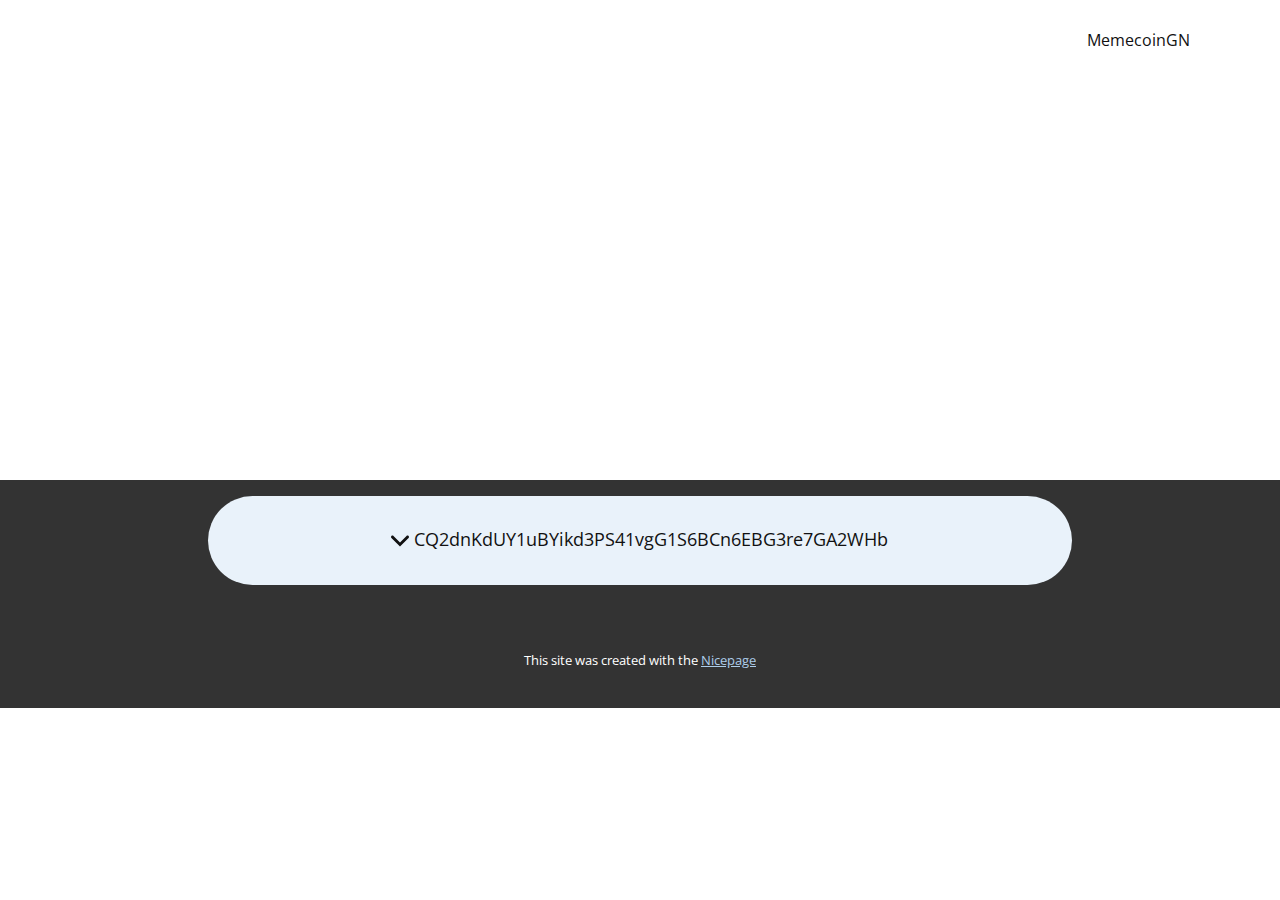
<file: index.html>
<!DOCTYPE html>
<html style="font-size: 16px;" lang="ru"><head>
    <meta name="viewport" content="width=device-width, initial-scale=1.0">
    <meta charset="utf-8">
    <meta name="keywords" content="">
    <meta name="description" content="">
    <title>Главная</title>
    <link rel="stylesheet" href="nicepage.css" media="screen">
<link rel="stylesheet" href="index.css" media="screen">
    <script class="u-script" type="text/javascript" src="jquery.js" defer=""></script>
    <script class="u-script" type="text/javascript" src="nicepage.js" defer=""></script>
    <meta name="generator" content="Nicepage 6.16.5, nicepage.com">
    <link id="u-theme-google-font" rel="stylesheet" href="https://fonts.googleapis.com/css?family=Roboto:100,100i,300,300i,400,400i,500,500i,700,700i,900,900i|Open+Sans:300,300i,400,400i,500,500i,600,600i,700,700i,800,800i">
    
    
    
    <script type="application/ld+json">{
		"@context": "http://schema.org",
		"@type": "Organization",
		"name": ""
}</script>
    <meta name="theme-color" content="#478ac9">
    <meta property="og:title" content="Главная">
    <meta property="og:type" content="website">
  <meta data-intl-tel-input-cdn-path="intlTelInput/"></head>
  <body data-home-page="Главная.html" data-home-page-title="Главная" data-path-to-root="./" data-include-products="false" class="u-body u-xl-mode" data-lang="ru"><header class="u-clearfix u-header u-header" id="sec-0ab2"><div class="u-clearfix u-sheet u-sheet-1">
        <nav class="u-menu u-menu-one-level u-offcanvas u-menu-1">
          <div class="menu-collapse" style="font-size: 1rem; letter-spacing: 0px;">
            <a class="u-button-style u-custom-left-right-menu-spacing u-custom-padding-bottom u-custom-top-bottom-menu-spacing u-nav-link u-text-active-palette-1-base u-text-hover-palette-2-base" href="#">
              <svg class="u-svg-link" viewBox="0 0 24 24"><use xlink:href="#menu-hamburger"></use></svg>
              <svg class="u-svg-content" version="1.1" id="menu-hamburger" viewBox="0 0 16 16" x="0px" y="0px" xmlns:xlink="http://www.w3.org/1999/xlink" xmlns="http://www.w3.org/2000/svg"><g><rect y="1" width="16" height="2"></rect><rect y="7" width="16" height="2"></rect><rect y="13" width="16" height="2"></rect>
</g></svg>
            </a>
          </div>
          <div class="u-custom-menu u-nav-container">
            <ul class="u-nav u-unstyled u-nav-1"><li class="u-nav-item"><a class="u-button-style u-nav-link u-text-active-palette-1-base u-text-hover-palette-2-base" href="MemecoinGN.html" style="padding: 10px 20px;">MemecoinGN</a>
</li></ul>
          </div>
          <div class="u-custom-menu u-nav-container-collapse">
            <div class="u-black u-container-style u-inner-container-layout u-opacity u-opacity-95 u-sidenav">
              <div class="u-inner-container-layout u-sidenav-overflow">
                <div class="u-menu-close"></div>
                <ul class="u-align-center u-nav u-popupmenu-items u-unstyled u-nav-2"><li class="u-nav-item"><a class="u-button-style u-nav-link" href="MemecoinGN.html">MemecoinGN</a>
</li></ul>
              </div>
            </div>
            <div class="u-black u-menu-overlay u-opacity u-opacity-70"></div>
          </div>
        </nav>
      </div></header>
    <section class="u-clearfix u-section-1" id="sec-f3e4">
      <div class="u-clearfix u-sheet u-sheet-1"></div>
    </section>
    
    
    
    <footer class="u-align-center u-clearfix u-footer u-grey-80 u-footer" id="sec-32f7"><div class="u-clearfix u-sheet u-sheet-1">
        <a href="https://pump.fun/CQ2dnKdUY1uBYikd3PS41vgG1S6BCn6EBG3re7GA2WHb" class="u-border-none u-btn u-btn-round u-button-style u-hover-white u-palette-1-light-3 u-radius u-btn-1"><span class="u-icon"><svg class="u-svg-content" viewBox="0 0 30.727 30.727" x="0px" y="0px" style="width: 1em; height: 1em;"><path d="M29.994,10.183L15.363,24.812L0.733,10.184c-0.977-0.978-0.977-2.561,0-3.536c0.977-0.977,2.559-0.976,3.536,0   l11.095,11.093L26.461,6.647c0.977-0.976,2.559-0.976,3.535,0C30.971,7.624,30.971,9.206,29.994,10.183z"></path></svg></span> CQ2dnKdUY1uBYikd3PS41vgG1S6BCn6EBG3re7GA2WHb
        </a>
      </div></footer>
    <section class="u-backlink u-clearfix u-grey-80">
      <p class="u-text">
        <span>This site was created with the </span>
        <a class="u-link" href="https://nicepage.com/" target="_blank" rel="nofollow">
          <span>Nicepage</span>
        </a>
      </p>
    </section>
  
</body></html>
</file>
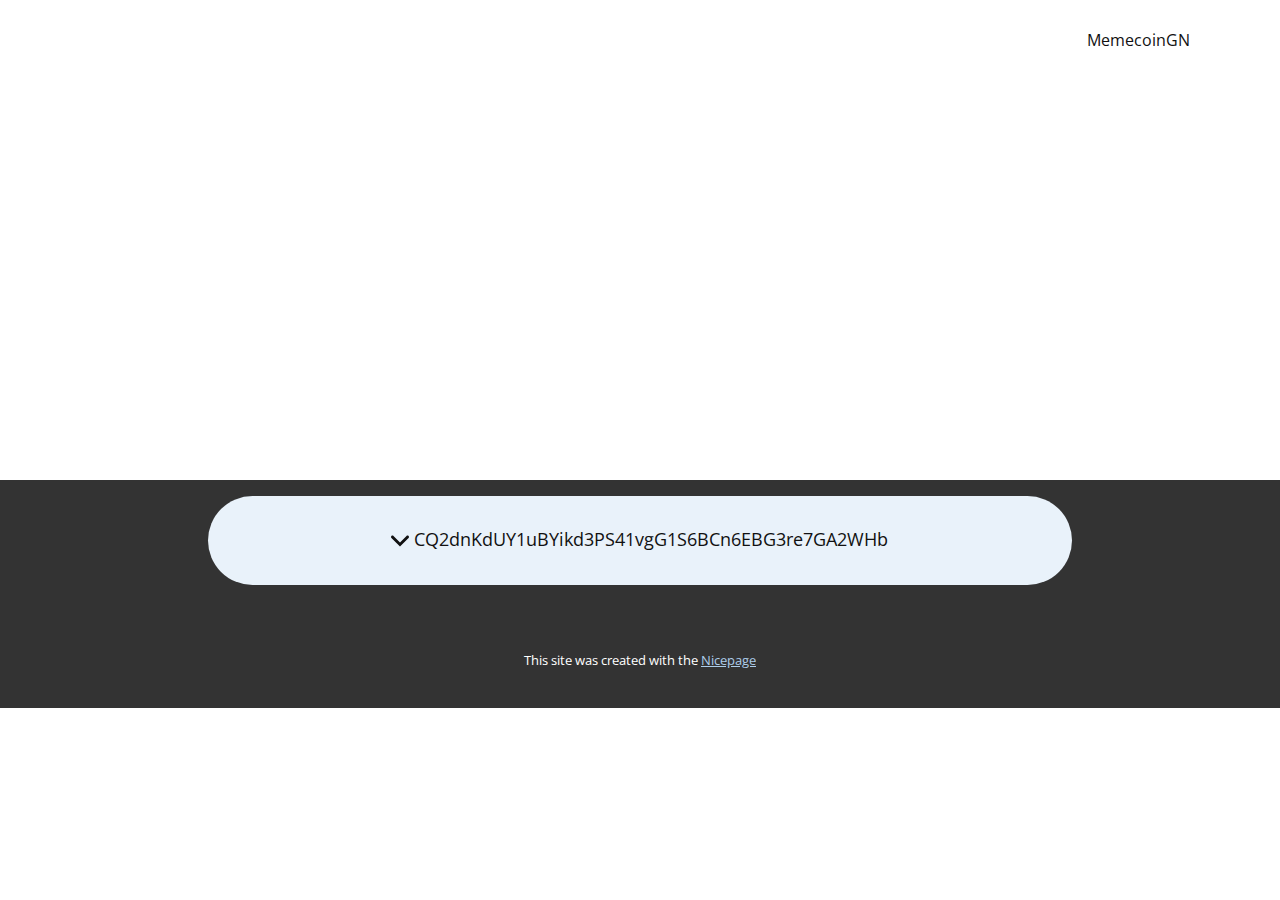
<file: Контакты.html>
<!DOCTYPE html>
<html style="font-size: 16px;" lang="ru"><head>
    <meta name="viewport" content="width=device-width, initial-scale=1.0">
    <meta charset="utf-8">
    <meta name="keywords" content="">
    <meta name="description" content="">
    <title>Контакты</title>
    <link rel="stylesheet" href="nicepage.css" media="screen">
<link rel="stylesheet" href="Контакты.css" media="screen">
    <script class="u-script" type="text/javascript" src="jquery.js" defer=""></script>
    <script class="u-script" type="text/javascript" src="nicepage.js" defer=""></script>
    <meta name="generator" content="Nicepage 6.16.5, nicepage.com">
    <link id="u-theme-google-font" rel="stylesheet" href="https://fonts.googleapis.com/css?family=Roboto:100,100i,300,300i,400,400i,500,500i,700,700i,900,900i|Open+Sans:300,300i,400,400i,500,500i,600,600i,700,700i,800,800i">
    
    
    
    <script type="application/ld+json">{
		"@context": "http://schema.org",
		"@type": "Organization",
		"name": ""
}</script>
    <meta name="theme-color" content="#478ac9">
    <meta property="og:title" content="Контакты">
    <meta property="og:type" content="website">
  <meta data-intl-tel-input-cdn-path="intlTelInput/"></head>
  <body data-path-to-root="./" data-include-products="false" class="u-body u-xl-mode" data-lang="ru"><header class="u-clearfix u-header u-header" id="sec-0ab2"><div class="u-clearfix u-sheet u-sheet-1">
        <nav class="u-menu u-menu-one-level u-offcanvas u-menu-1">
          <div class="menu-collapse" style="font-size: 1rem; letter-spacing: 0px;">
            <a class="u-button-style u-custom-left-right-menu-spacing u-custom-padding-bottom u-custom-top-bottom-menu-spacing u-nav-link u-text-active-palette-1-base u-text-hover-palette-2-base" href="#">
              <svg class="u-svg-link" viewBox="0 0 24 24"><use xlink:href="#menu-hamburger"></use></svg>
              <svg class="u-svg-content" version="1.1" id="menu-hamburger" viewBox="0 0 16 16" x="0px" y="0px" xmlns:xlink="http://www.w3.org/1999/xlink" xmlns="http://www.w3.org/2000/svg"><g><rect y="1" width="16" height="2"></rect><rect y="7" width="16" height="2"></rect><rect y="13" width="16" height="2"></rect>
</g></svg>
            </a>
          </div>
          <div class="u-custom-menu u-nav-container">
            <ul class="u-nav u-unstyled u-nav-1"><li class="u-nav-item"><a class="u-button-style u-nav-link u-text-active-palette-1-base u-text-hover-palette-2-base" href="MemecoinGN.html" style="padding: 10px 20px;">MemecoinGN</a>
</li></ul>
          </div>
          <div class="u-custom-menu u-nav-container-collapse">
            <div class="u-black u-container-style u-inner-container-layout u-opacity u-opacity-95 u-sidenav">
              <div class="u-inner-container-layout u-sidenav-overflow">
                <div class="u-menu-close"></div>
                <ul class="u-align-center u-nav u-popupmenu-items u-unstyled u-nav-2"><li class="u-nav-item"><a class="u-button-style u-nav-link" href="MemecoinGN.html">MemecoinGN</a>
</li></ul>
              </div>
            </div>
            <div class="u-black u-menu-overlay u-opacity u-opacity-70"></div>
          </div>
        </nav>
      </div></header>
    <section class="u-clearfix u-section-1" id="sec-4974">
      <div class="u-clearfix u-sheet u-sheet-1"></div>
    </section>
    
    
    
    <footer class="u-align-center u-clearfix u-footer u-grey-80 u-footer" id="sec-32f7"><div class="u-clearfix u-sheet u-sheet-1">
        <a href="https://pump.fun/CQ2dnKdUY1uBYikd3PS41vgG1S6BCn6EBG3re7GA2WHb" class="u-border-none u-btn u-btn-round u-button-style u-hover-white u-palette-1-light-3 u-radius u-btn-1"><span class="u-icon"><svg class="u-svg-content" viewBox="0 0 30.727 30.727" x="0px" y="0px" style="width: 1em; height: 1em;"><path d="M29.994,10.183L15.363,24.812L0.733,10.184c-0.977-0.978-0.977-2.561,0-3.536c0.977-0.977,2.559-0.976,3.536,0   l11.095,11.093L26.461,6.647c0.977-0.976,2.559-0.976,3.535,0C30.971,7.624,30.971,9.206,29.994,10.183z"></path></svg></span> CQ2dnKdUY1uBYikd3PS41vgG1S6BCn6EBG3re7GA2WHb
        </a>
      </div></footer>
    <section class="u-backlink u-clearfix u-grey-80">
      <p class="u-text">
        <span>This site was created with the </span>
        <a class="u-link" href="https://nicepage.com/" target="_blank" rel="nofollow">
          <span>Nicepage</span>
        </a>
      </p>
    </section>
  
</body></html>
</file>
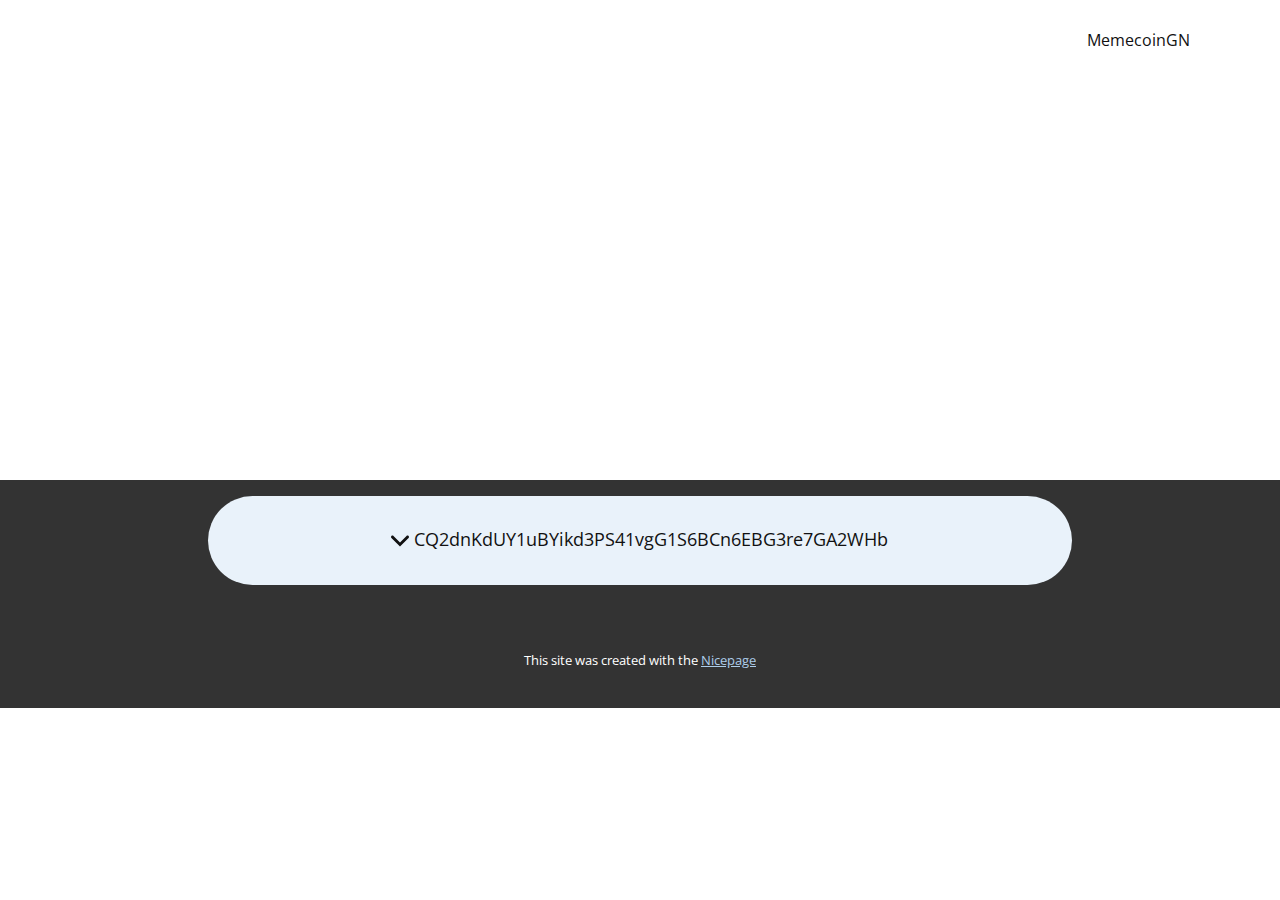
<file: О-нас.html>
<!DOCTYPE html>
<html style="font-size: 16px;" lang="ru"><head>
    <meta name="viewport" content="width=device-width, initial-scale=1.0">
    <meta charset="utf-8">
    <meta name="keywords" content="">
    <meta name="description" content="">
    <title>О нас</title>
    <link rel="stylesheet" href="nicepage.css" media="screen">
<link rel="stylesheet" href="О-нас.css" media="screen">
    <script class="u-script" type="text/javascript" src="jquery.js" defer=""></script>
    <script class="u-script" type="text/javascript" src="nicepage.js" defer=""></script>
    <meta name="generator" content="Nicepage 6.16.5, nicepage.com">
    <link id="u-theme-google-font" rel="stylesheet" href="https://fonts.googleapis.com/css?family=Roboto:100,100i,300,300i,400,400i,500,500i,700,700i,900,900i|Open+Sans:300,300i,400,400i,500,500i,600,600i,700,700i,800,800i">
    
    
    
    <script type="application/ld+json">{
		"@context": "http://schema.org",
		"@type": "Organization",
		"name": ""
}</script>
    <meta name="theme-color" content="#478ac9">
    <meta property="og:title" content="О нас">
    <meta property="og:type" content="website">
  <meta data-intl-tel-input-cdn-path="intlTelInput/"></head>
  <body data-path-to-root="./" data-include-products="false" class="u-body u-xl-mode" data-lang="ru"><header class="u-clearfix u-header u-header" id="sec-0ab2"><div class="u-clearfix u-sheet u-sheet-1">
        <nav class="u-menu u-menu-one-level u-offcanvas u-menu-1">
          <div class="menu-collapse" style="font-size: 1rem; letter-spacing: 0px;">
            <a class="u-button-style u-custom-left-right-menu-spacing u-custom-padding-bottom u-custom-top-bottom-menu-spacing u-nav-link u-text-active-palette-1-base u-text-hover-palette-2-base" href="#">
              <svg class="u-svg-link" viewBox="0 0 24 24"><use xlink:href="#menu-hamburger"></use></svg>
              <svg class="u-svg-content" version="1.1" id="menu-hamburger" viewBox="0 0 16 16" x="0px" y="0px" xmlns:xlink="http://www.w3.org/1999/xlink" xmlns="http://www.w3.org/2000/svg"><g><rect y="1" width="16" height="2"></rect><rect y="7" width="16" height="2"></rect><rect y="13" width="16" height="2"></rect>
</g></svg>
            </a>
          </div>
          <div class="u-custom-menu u-nav-container">
            <ul class="u-nav u-unstyled u-nav-1"><li class="u-nav-item"><a class="u-button-style u-nav-link u-text-active-palette-1-base u-text-hover-palette-2-base" href="MemecoinGN.html" style="padding: 10px 20px;">MemecoinGN</a>
</li></ul>
          </div>
          <div class="u-custom-menu u-nav-container-collapse">
            <div class="u-black u-container-style u-inner-container-layout u-opacity u-opacity-95 u-sidenav">
              <div class="u-inner-container-layout u-sidenav-overflow">
                <div class="u-menu-close"></div>
                <ul class="u-align-center u-nav u-popupmenu-items u-unstyled u-nav-2"><li class="u-nav-item"><a class="u-button-style u-nav-link" href="MemecoinGN.html">MemecoinGN</a>
</li></ul>
              </div>
            </div>
            <div class="u-black u-menu-overlay u-opacity u-opacity-70"></div>
          </div>
        </nav>
      </div></header>
    <section class="u-clearfix u-section-1" id="sec-2658">
      <div class="u-clearfix u-sheet u-sheet-1"></div>
    </section>
    
    
    
    <footer class="u-align-center u-clearfix u-footer u-grey-80 u-footer" id="sec-32f7"><div class="u-clearfix u-sheet u-sheet-1">
        <a href="https://pump.fun/CQ2dnKdUY1uBYikd3PS41vgG1S6BCn6EBG3re7GA2WHb" class="u-border-none u-btn u-btn-round u-button-style u-hover-white u-palette-1-light-3 u-radius u-btn-1"><span class="u-icon"><svg class="u-svg-content" viewBox="0 0 30.727 30.727" x="0px" y="0px" style="width: 1em; height: 1em;"><path d="M29.994,10.183L15.363,24.812L0.733,10.184c-0.977-0.978-0.977-2.561,0-3.536c0.977-0.977,2.559-0.976,3.536,0   l11.095,11.093L26.461,6.647c0.977-0.976,2.559-0.976,3.535,0C30.971,7.624,30.971,9.206,29.994,10.183z"></path></svg></span> CQ2dnKdUY1uBYikd3PS41vgG1S6BCn6EBG3re7GA2WHb
        </a>
      </div></footer>
    <section class="u-backlink u-clearfix u-grey-80">
      <p class="u-text">
        <span>This site was created with the </span>
        <a class="u-link" href="https://nicepage.com/" target="_blank" rel="nofollow">
          <span>Nicepage</span>
        </a>
      </p>
    </section>
  
</body></html>
</file>
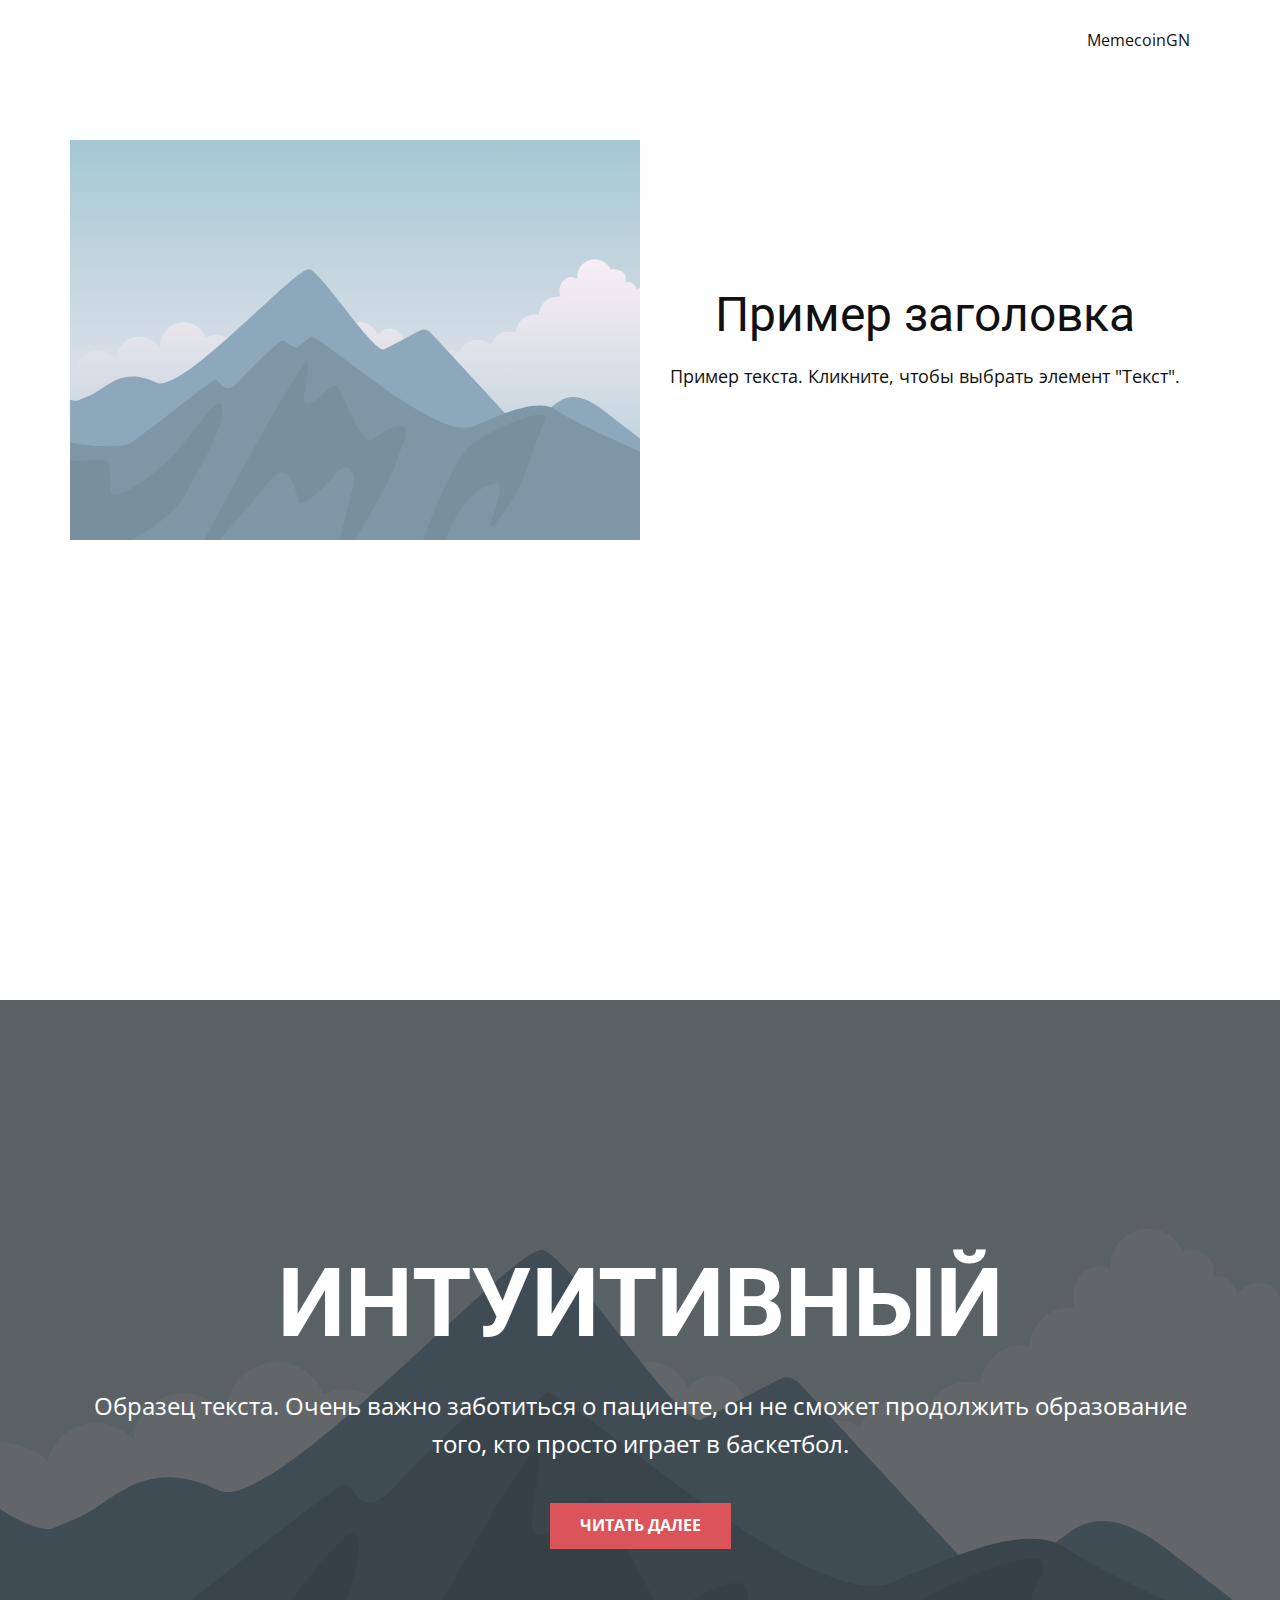
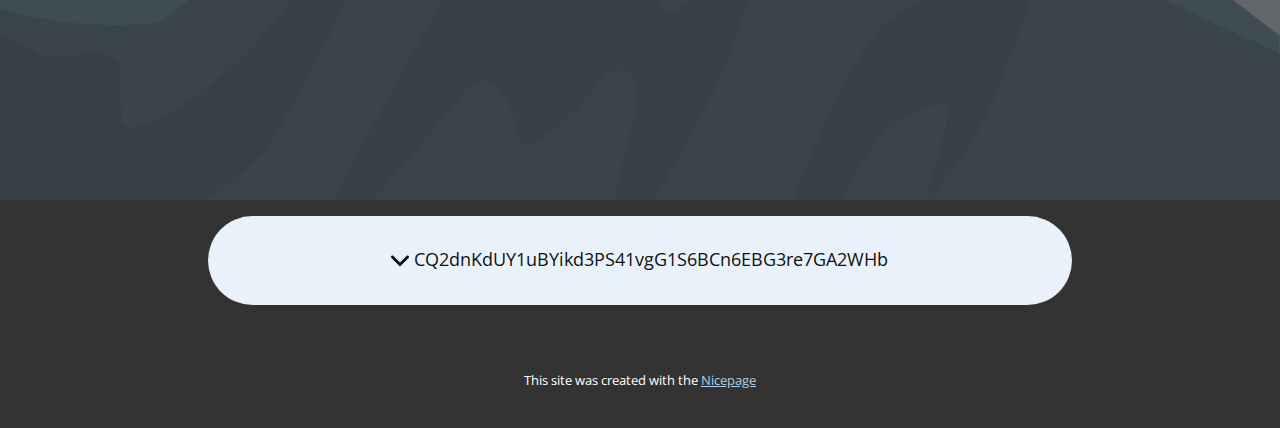
<file: Страница-1.html>
<!DOCTYPE html>
<html style="font-size: 16px;" lang="ru"><head>
    <meta name="viewport" content="width=device-width, initial-scale=1.0">
    <meta charset="utf-8">
    <meta name="keywords" content="ИНТУИТИВНЫЙ">
    <meta name="description" content="">
    <title>Страница 1</title>
    <link rel="stylesheet" href="nicepage.css" media="screen">
<link rel="stylesheet" href="Страница-1.css" media="screen">
    <script class="u-script" type="text/javascript" src="jquery.js" defer=""></script>
    <script class="u-script" type="text/javascript" src="nicepage.js" defer=""></script>
    <meta name="generator" content="Nicepage 6.16.5, nicepage.com">
    <link id="u-theme-google-font" rel="stylesheet" href="https://fonts.googleapis.com/css?family=Roboto:100,100i,300,300i,400,400i,500,500i,700,700i,900,900i|Open+Sans:300,300i,400,400i,500,500i,600,600i,700,700i,800,800i">
    
    
    
    
    
    <script type="application/ld+json">{
		"@context": "http://schema.org",
		"@type": "Organization",
		"name": ""
}</script>
    <meta name="theme-color" content="#478ac9">
    <meta property="og:title" content="Страница 1">
    <meta property="og:type" content="website">
  <meta data-intl-tel-input-cdn-path="intlTelInput/"></head>
  <body data-path-to-root="./" data-include-products="false" class="u-body u-xl-mode" data-lang="ru"><header class="u-clearfix u-header u-header" id="sec-0ab2"><div class="u-clearfix u-sheet u-sheet-1">
        <nav class="u-menu u-menu-one-level u-offcanvas u-menu-1">
          <div class="menu-collapse" style="font-size: 1rem; letter-spacing: 0px;">
            <a class="u-button-style u-custom-left-right-menu-spacing u-custom-padding-bottom u-custom-top-bottom-menu-spacing u-nav-link u-text-active-palette-1-base u-text-hover-palette-2-base" href="#">
              <svg class="u-svg-link" viewBox="0 0 24 24"><use xlink:href="#menu-hamburger"></use></svg>
              <svg class="u-svg-content" version="1.1" id="menu-hamburger" viewBox="0 0 16 16" x="0px" y="0px" xmlns:xlink="http://www.w3.org/1999/xlink" xmlns="http://www.w3.org/2000/svg"><g><rect y="1" width="16" height="2"></rect><rect y="7" width="16" height="2"></rect><rect y="13" width="16" height="2"></rect>
</g></svg>
            </a>
          </div>
          <div class="u-custom-menu u-nav-container">
            <ul class="u-nav u-unstyled u-nav-1"><li class="u-nav-item"><a class="u-button-style u-nav-link u-text-active-palette-1-base u-text-hover-palette-2-base" href="MemecoinGN.html" style="padding: 10px 20px;">MemecoinGN</a>
</li></ul>
          </div>
          <div class="u-custom-menu u-nav-container-collapse">
            <div class="u-black u-container-style u-inner-container-layout u-opacity u-opacity-95 u-sidenav">
              <div class="u-inner-container-layout u-sidenav-overflow">
                <div class="u-menu-close"></div>
                <ul class="u-align-center u-nav u-popupmenu-items u-unstyled u-nav-2"><li class="u-nav-item"><a class="u-button-style u-nav-link" href="MemecoinGN.html">MemecoinGN</a>
</li></ul>
              </div>
            </div>
            <div class="u-black u-menu-overlay u-opacity u-opacity-70"></div>
          </div>
        </nav>
      </div></header>
    <section class="u-clearfix u-section-1" id="sec-9a46">
      <div class="u-clearfix u-sheet u-sheet-1">
        <div class="data-layout-selected u-clearfix u-expanded-width u-layout-wrap u-layout-wrap-1">
          <div class="u-layout">
            <div class="u-layout-row">
              <div class="u-container-align-center u-container-style u-image u-layout-cell u-size-30 u-image-1" data-image-width="400" data-image-height="265">
                <div class="u-container-layout u-container-layout-1"></div>
              </div>
              <div class="u-container-align-center u-container-style u-layout-cell u-size-30 u-layout-cell-2">
                <div class="u-container-layout u-valign-middle u-container-layout-2">
                  <h2 class="u-align-center u-text u-text-default u-text-1">Пример заголовка</h2>
                  <p class="u-align-center u-text u-text-default u-text-2">Пример текста. Кликните, чтобы выбрать элемент "Текст".</p>
                </div>
              </div>
            </div>
          </div>
        </div>
      </div>
    </section>
    <section class="u-clearfix u-section-2" id="sec-1502">
      <div class="u-clearfix u-sheet u-sheet-1"></div>
    </section>
    <section class="u-align-center u-clearfix u-container-align-center u-image u-shading u-section-3" id="sec-c443">
      <div class="u-clearfix u-sheet u-valign-middle u-sheet-1">
        <h1 class="u-align-center u-text u-text-default u-title u-text-1">ИНТУИТИВНЫЙ</h1>
        <p class="u-align-center u-large-text u-text u-text-default u-text-variant u-text-2">Образец текста. Очень важно заботиться о пациенте, он не сможет продолжить образование того, кто просто играет в баскетбол.</p>
        <a href="#" class="u-align-center u-btn u-button-style u-palette-2-base u-btn-1">Читать далее</a>
      </div>
    </section>
    
    
    
    <footer class="u-align-center u-clearfix u-footer u-grey-80 u-footer" id="sec-32f7"><div class="u-clearfix u-sheet u-sheet-1">
        <a href="https://pump.fun/CQ2dnKdUY1uBYikd3PS41vgG1S6BCn6EBG3re7GA2WHb" class="u-border-none u-btn u-btn-round u-button-style u-hover-white u-palette-1-light-3 u-radius u-btn-1"><span class="u-icon"><svg class="u-svg-content" viewBox="0 0 30.727 30.727" x="0px" y="0px" style="width: 1em; height: 1em;"><path d="M29.994,10.183L15.363,24.812L0.733,10.184c-0.977-0.978-0.977-2.561,0-3.536c0.977-0.977,2.559-0.976,3.536,0   l11.095,11.093L26.461,6.647c0.977-0.976,2.559-0.976,3.535,0C30.971,7.624,30.971,9.206,29.994,10.183z"></path></svg></span> CQ2dnKdUY1uBYikd3PS41vgG1S6BCn6EBG3re7GA2WHb
        </a>
      </div></footer>
    <section class="u-backlink u-clearfix u-grey-80">
      <p class="u-text">
        <span>This site was created with the </span>
        <a class="u-link" href="https://nicepage.com/" target="_blank" rel="nofollow">
          <span>Nicepage</span>
        </a>
      </p>
    </section>
  
</body></html>
</file>
